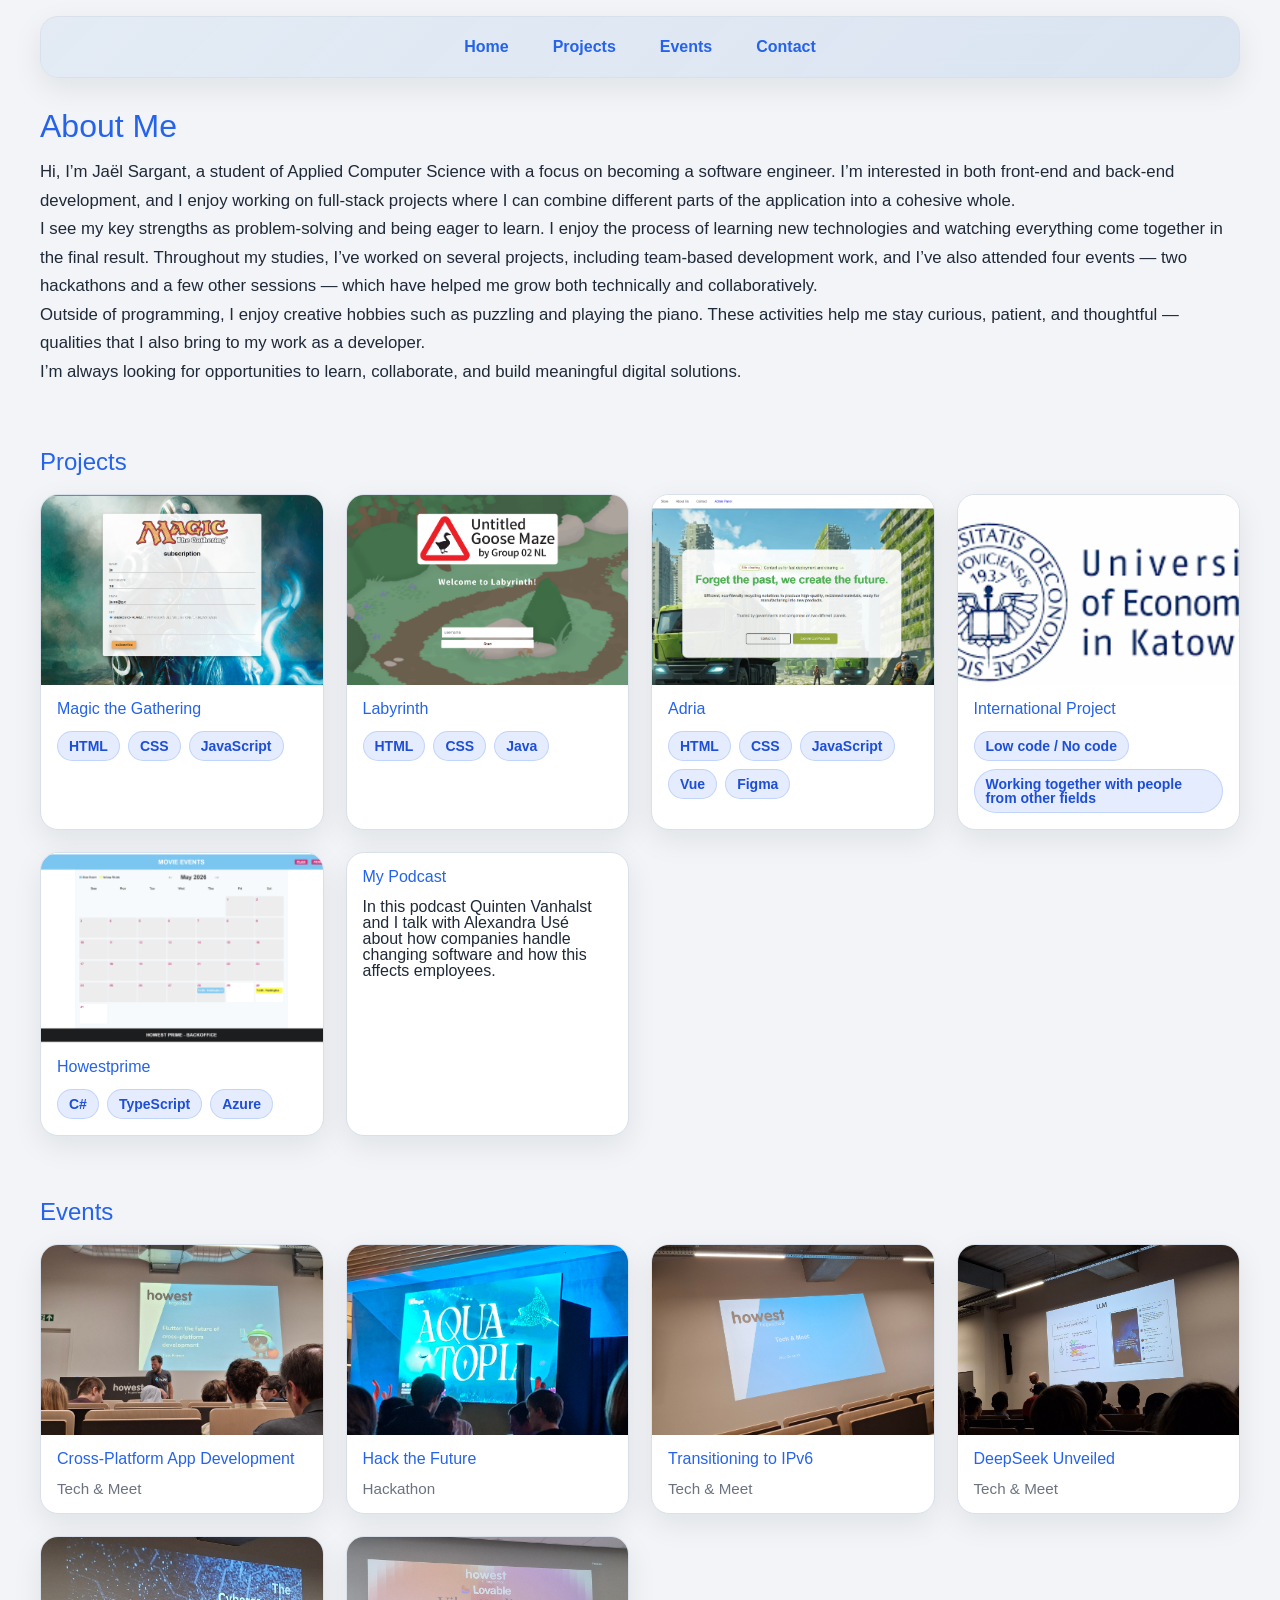
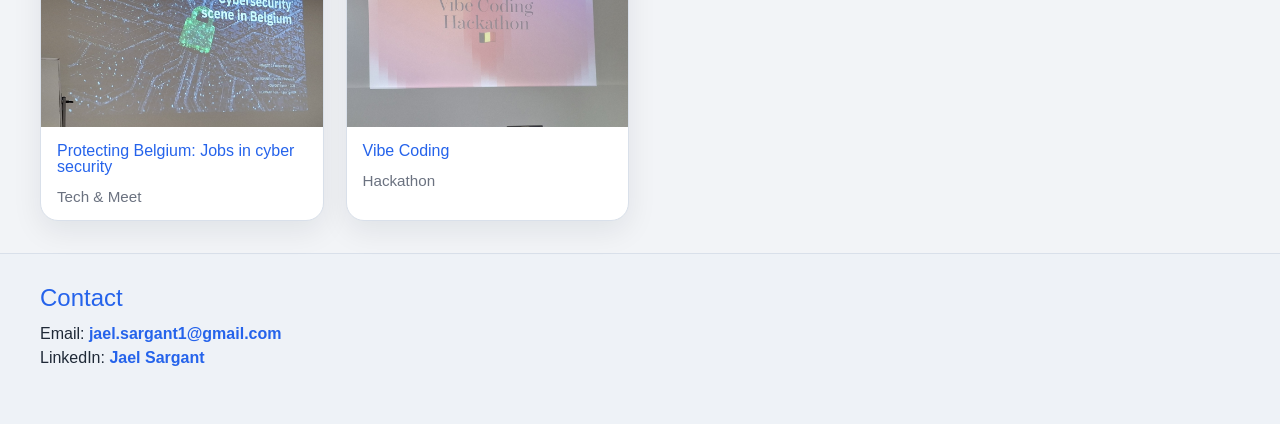
<file: index.html>
<!DOCTYPE html>
<html lang="en">

<head>
    <meta charset="UTF-8" />
    <meta name="viewport" content="width=device-width, initial-scale=1.0" />
    <title>Portfolio</title>
    <link rel="stylesheet" href="assets/css/reset.css" />
    <link rel="stylesheet" href="assets/css/styles.css" />
</head>

<body>
    <header class="topbar">
        <nav class="navbar">
            <a href="#home">Home</a>
            <a href="#projects">Projects</a>
            <a href="#events">Events</a>
            <a href="#contact">Contact</a>
        </nav>
    </header>

    <main>
        <section id="home" class="section about-section">
            <div class="section-inner">
                <h1>About Me</h1>
                <p>
                    Hi, I’m Jaël Sargant, a student of Applied Computer Science with a focus on becoming a software engineer.
                    I’m interested in both front-end and back-end development, and I enjoy working on full-stack projects where I can combine different parts of the application into a cohesive whole.
                </p>
                <p>
                    I see my key strengths as problem-solving and being eager to learn.
                    I enjoy the process of learning new technologies and watching everything come together in the final result.
                    Throughout my studies, I’ve worked on several projects, including team-based development work, and I’ve also attended four events — two hackathons and a few other sessions — which have helped me grow both technically and collaboratively.
                </p>
                <p>
                    Outside of programming, I enjoy creative hobbies such as puzzling and playing the piano.
                    These activities help me stay curious, patient, and thoughtful — qualities that I also bring to my work as a developer.
                </p>
                <p>
                    I’m always looking for opportunities to learn, collaborate, and build meaningful digital solutions.
                </p>
            </div>
        </section>

        <section id="projects" class="section">
            <div class="section-inner">
                <h2>Projects</h2>

                <div class="card-grid">
                    <a class="card" href="projects/mtg.html">
                        <img src="assets/images/mtg-home.png" alt="Magic the Gathering" />
                        <div class="card-body">
                            <h3><strong>Magic the Gathering</strong></h3>
                            <div class="skills">
                                <span>HTML</span>
                                <span>CSS</span>
                                <span>JavaScript</span>
                            </div>
                        </div>
                    </a>

                    <a class="card" href="projects/labyrinth.html">
                        <img src="assets/images/labyrinth-home.png" alt="Labyrinth" />
                        <div class="card-body">
                            <h3><strong>Labyrinth</strong></h3>
                            <div class="skills">
                                <span>HTML</span>
                                <span>CSS</span>
                                <span>Java</span>
                            </div>
                        </div>
                    </a>

                    <a class="card" href="projects/adria.html">
                        <img src="assets/images/adria-home.png" alt="Adria" />
                        <div class="card-body">
                            <h3><strong>Adria</strong></h3>
                            <div class="skills">
                                <span>HTML</span>
                                <span>CSS</span>
                                <span>JavaScript</span>
                                <span>Vue</span>
                                <span>Figma</span>
                            </div>
                        </div>
                    </a>

                    <a class="card" href="projects/international.html">
                        <img src="assets/images/university.png" alt="International project" />
                        <div class="card-body">
                            <h3><strong>International Project</strong></h3>
                            <div class="skills">
                                <span>Low code / No code</span>
                                <span>Working together with people from other fields</span>
                            </div>
                        </div>
                    </a>

                    <a class="card" href="projects/howestprime.html">
                        <img src="assets/images/hwp-calendar.png" alt="Howestprime" />
                        <div class="card-body">
                            <h3><strong>Howestprime</strong></h3>
                            <div class="skills">
                                <span>C#</span>
                                <span>TypeScript</span>
                                <span>Azure</span>
                            </div>
                        </div>
                    </a>

                    <a class="card podcast-card" href="https://open.spotify.com/episode/13T0pUxOmdbpOX7CiaJT1Q?si=NvPXMk4lSCK22hqODGZkZg" target="_blank"
                        rel="noopener noreferrer">
                        <div class="card-body">
                            <h3><strong>My Podcast</strong></h3>
                            <p>In this podcast Quinten Vanhalst and I talk with Alexandra Usé about how companies handle changing software and how this affects employees.</p>
                        </div>
                    </a>
                </div>
            </div>
        </section>

        <section id="events" class="section">
            <div class="section-inner">
                <h2>Events</h2>

                <div class="card-grid">
                    <a class="card event-card" href="events/cross-platform-app-development.html">
                        <img src="assets/images/cp-1.jpg" alt="Cross-Platform App Development" />
                        <div class="card-body">
                            <h3><strong>Cross-Platform App Development</strong></h3>
                            <p class="event-type">Tech &amp; Meet</p>
                        </div>
                    </a>

                    <a class="card event-card" href="events/hack-the-future.html">
                        <img src="assets/images/htf-1.jpg" alt="Hack the Future" />
                        <div class="card-body">
                            <h3><strong>Hack the Future</strong></h3>
                            <p class="event-type">Hackathon</p>
                        </div>
                    </a>

                    <a class="card event-card" href="events/transitioning-to-ipv6.html">
                        <img src="assets/images/tti-1.jpg" alt="Transitioning to IPv6" />
                        <div class="card-body">
                            <h3><strong>Transitioning to IPv6</strong></h3>
                            <p class="event-type">Tech &amp; Meet</p>
                        </div>
                    </a>

                    <a class="card event-card" href="events/deepseek-uncovered.html">
                        <img src="assets/images/du-1.jpg" alt="DeepSeek Unveiled" />
                        <div class="card-body">
                            <h3><strong>DeepSeek Unveiled</strong></h3>
                            <p class="event-type">Tech &amp; Meet</p>
                        </div>
                    </a>

                    <a class="card event-card" href="events/protecting-belgium.html">
                        <img src="assets/images/pb-1.jpg" alt="Protecting Belgium" />
                        <div class="card-body">
                            <h3><strong>Protecting Belgium: Jobs in cyber security</strong></h3>
                            <p class="event-type">Tech &amp; Meet</p>
                        </div>
                    </a>

                    <a class="card event-card" href="events/vibe-coding.html">
                        <img src="assets/images/vc-1.jpg" alt="Vibe Coding" />
                        <div class="card-body">
                            <h3><strong>Vibe Coding</strong></h3>
                            <p class="event-type">Hackathon</p>
                        </div>
                    </a>
                </div>
            </div>
        </section>
    </main>

    <footer id="contact" class="footer">
        <div class="section-inner footer-inner">
            <h2>Contact</h2>
            <p>Email: <a href="mailto:jael.sargant1@gmail.com">jael.sargant1@gmail.com</a></p>
            <p>LinkedIn: <a href="https://www.linkedin.com/in/jael-sargant-482727398" target="_blank"
                    rel="noopener noreferrer">Jael Sargant</a></p>
        </div>
    </footer>
</body>

</html>
</file>
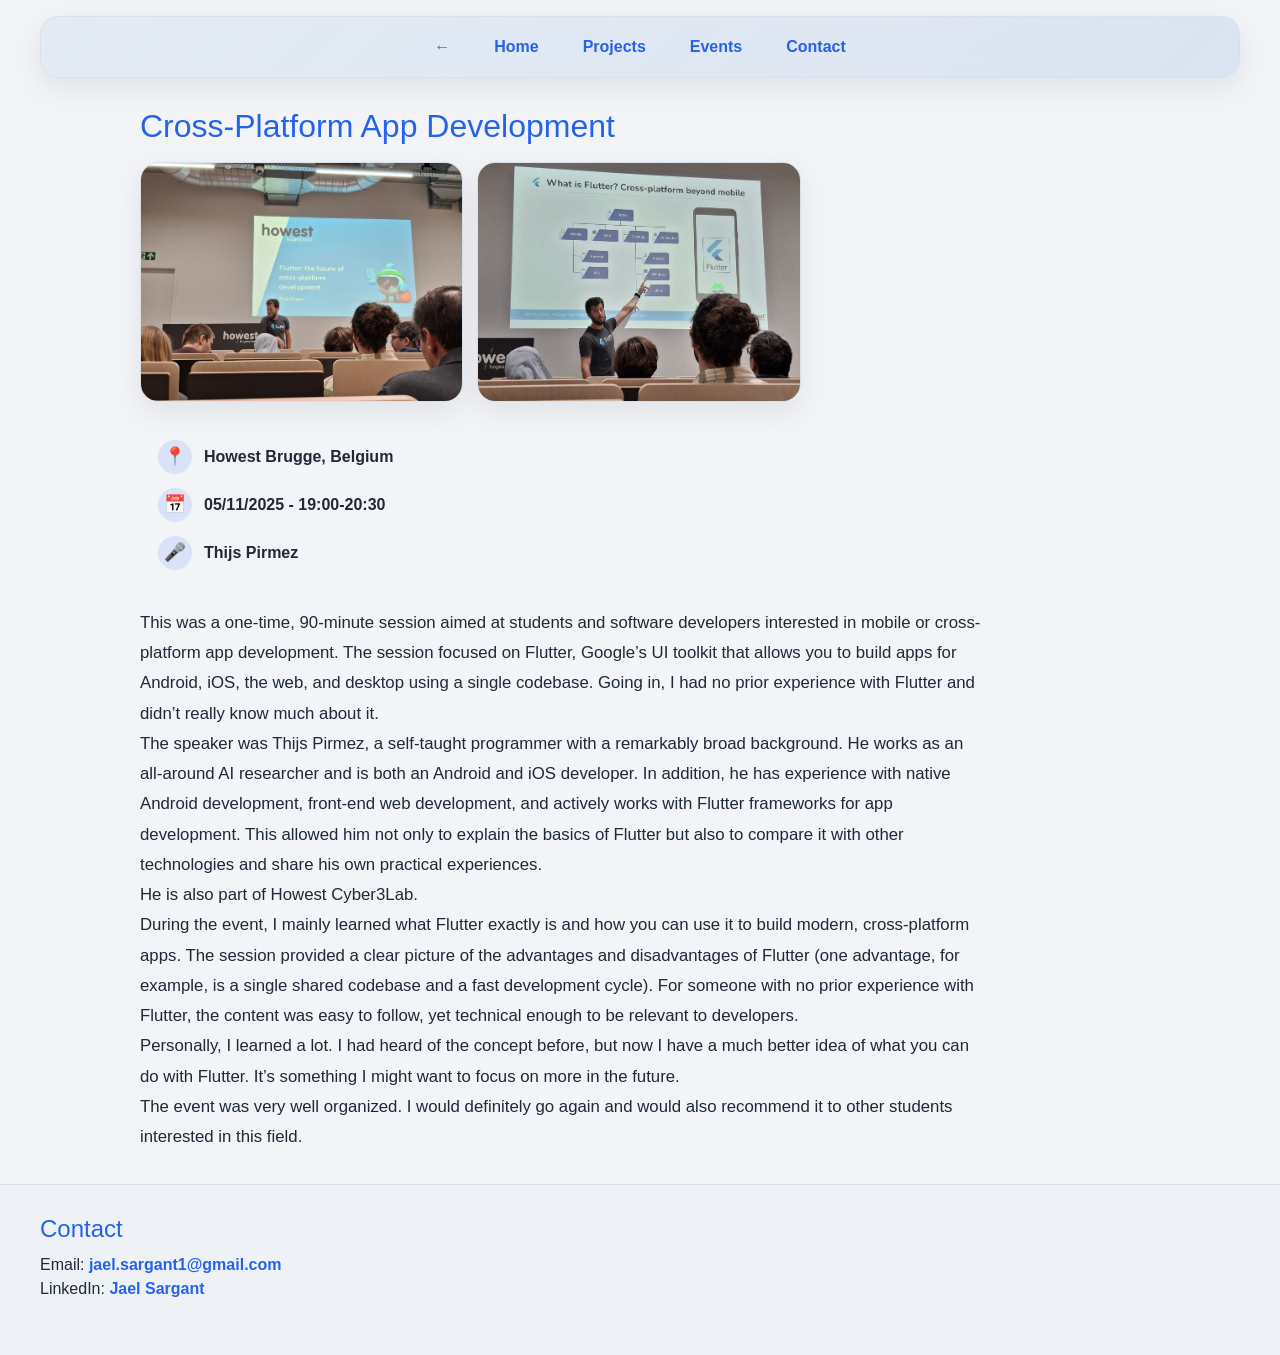
<file: events/cross-platform-app-development.html>
<!DOCTYPE html>
<html lang="en">
<head>
  <meta charset="UTF-8" />
  <meta name="viewport" content="width=device-width, initial-scale=1.0" />
  <title>Cross-Platform App Development</title>

  <link rel="stylesheet" href="../assets/css/reset.css" />
  <link rel="stylesheet" href="../assets/css/styles.css" />
  <link rel="stylesheet" href="../assets/css/detail.css" />
</head>
<body>
  <header class="topbar">
    <nav class="navbar">
      <a href="../index.html">←</a>
      <a href="../index.html#home">Home</a>
      <a href="../index.html#projects">Projects</a>
      <a href="../index.html#events">Events</a>
      <a href="../index.html#contact">Contact</a>
    </nav>
  </header>

  <main class="section">
    <div class="section-inner detail-page">
      <h1>Cross-Platform App Development</h1>

      <div class="detail-gallery">
        <img class="landscape" src="../assets/images/cp-1.jpg" alt="Cross-Platform App Development" />
        <img class="landscape" src="../assets/images/cp-2.jpg" alt="Cross-Platform App Development" />
      </div>

      <div class="detail-info">
        <div class="detail-item">
          <span class="detail-icon">📍</span>
          <span class="detail-text">Howest Brugge, Belgium</span>
        </div>

        <div class="detail-item">
          <span class="detail-icon">📅</span>
          <span class="detail-text">05/11/2025 - 19:00-20:30</span>
        </div>

        <div class="detail-item">
          <span class="detail-icon">🎤</span>
          <span class="detail-text">Thijs Pirmez</span>
        </div>
      </div>

      <div class="detail-description">
            <p>
                This was a one-time, 90-minute session aimed at students and software developers interested in mobile or cross-platform app development.
                The session focused on Flutter, Google’s UI toolkit that allows you to build apps for Android, iOS, the web, and desktop using a single codebase.
                Going in, I had no prior experience with Flutter and didn’t really know much about it.
            </p>
            <p>
                The speaker was Thijs Pirmez, a self-taught programmer with a remarkably broad background.
                He works as an all-around AI researcher and is both an Android and iOS developer.
                In addition, he has experience with native Android development, front-end web development, and actively works with Flutter frameworks for app development.
                This allowed him not only to explain the basics of Flutter but also to compare it with other technologies and share his own practical experiences.
            </p>
            <p>
                He is also part of Howest Cyber3Lab.
            </p>
            <p>
                During the event, I mainly learned what Flutter exactly is and how you can use it to build modern, cross-platform apps.
                The session provided a clear picture of the advantages and disadvantages of Flutter (one advantage, for example, is a single shared codebase and a fast development cycle).
                For someone with no prior experience with Flutter, the content was easy to follow, yet technical enough to be relevant to developers.
            </p>
            <p>
                Personally, I learned a lot.
                I had heard of the concept before, but now I have a much better idea of what you can do with Flutter.
                It’s something I might want to focus on more in the future.
            </p>
            <p>
                The event was very well organized.
                I would definitely go again and would also recommend it to other students interested in this field.
            </p>
      </div>
    </div>
  </main>

  <footer id="contact" class="footer">
    <div class="section-inner footer-inner">
      <h2>Contact</h2>
      <p>Email: <a href="mailto:jael.sargant1@gmail.com">jael.sargant1@gmail.com</a></p>
      <p>LinkedIn: <a href="https://www.linkedin.com/in/jael-sargant-482727398" target="_blank" rel="noopener noreferrer">Jael Sargant</a></p>
    </div>
  </footer>
</body>
</html>
</file>
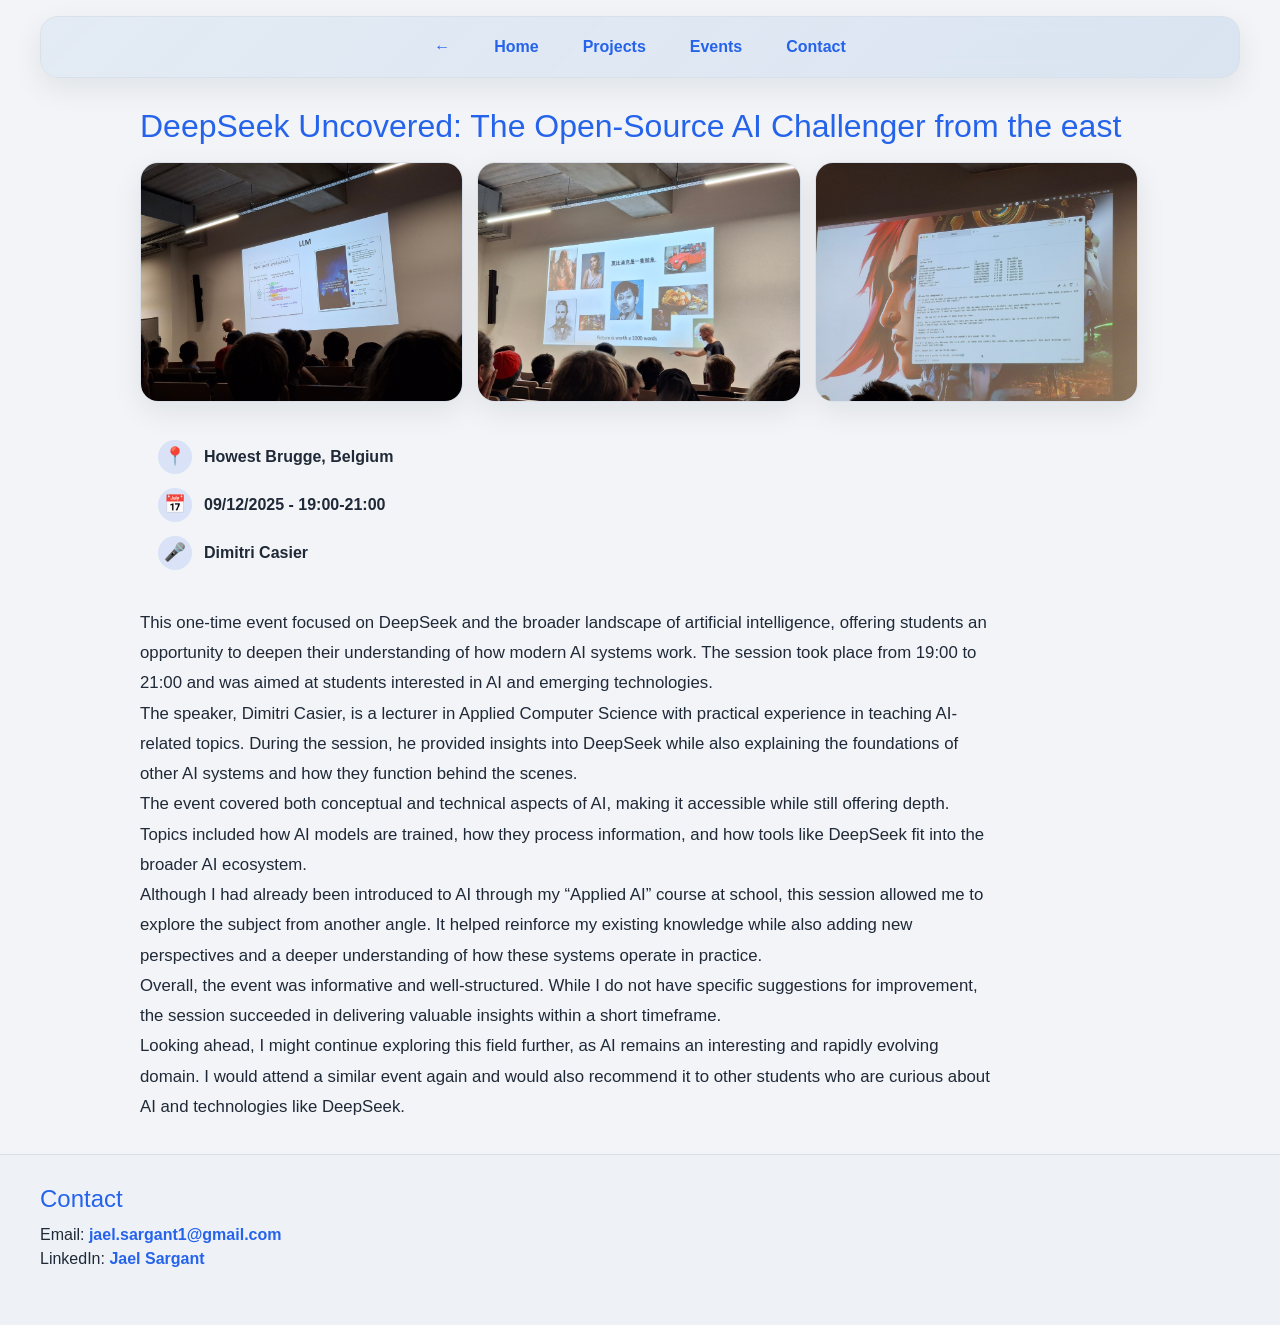
<file: events/deepseek-uncovered.html>
<!DOCTYPE html>
<html lang="en">

<head>
	<meta charset="UTF-8" />
	<meta name="viewport" content="width=device-width, initial-scale=1.0" />
	<title>DeepSeek Uncovered</title>

	<link rel="stylesheet" href="../assets/css/reset.css" />
	<link rel="stylesheet" href="../assets/css/styles.css" />
	<link rel="stylesheet" href="../assets/css/detail.css" />
</head>

<body>
	<header class="topbar">
		<nav class="navbar">
			<a href="../index.html">←</a>
			<a href="../index.html#home">Home</a>
			<a href="../index.html#projects">Projects</a>
			<a href="../index.html#events">Events</a>
			<a href="../index.html#contact">Contact</a>
		</nav>
	</header>

	<main class="section">
		<div class="section-inner detail-page">
			<h1>DeepSeek Uncovered: The Open-Source AI Challenger from the east</h1>

			<div class="detail-gallery">
				<img class="landscape" src="../assets/images/du-1.jpg" alt="DeepSeek Uncovered" />
				<img class="landscape" src="../assets/images/du-2.jpg" alt="DeepSeek Uncovered" />
				<img class="landscape" src="../assets/images/du-3.jpg" alt="DeepSeek Uncovered" />
			</div>

			<div class="detail-info">
				<div class="detail-item">
					<span class="detail-icon">📍</span>
					<span class="detail-text">Howest Brugge, Belgium</span>
				</div>

				<div class="detail-item">
					<span class="detail-icon">📅</span>
					<span class="detail-text">09/12/2025 - 19:00-21:00</span>
				</div>

				<div class="detail-item">
					<span class="detail-icon">🎤</span>
					<span class="detail-text">Dimitri Casier</span>
				</div>
			</div>

			<div class="detail-description">
				<p>
					This one-time event focused on DeepSeek and the broader landscape of artificial intelligence,
					offering
					students an opportunity to deepen their understanding of how modern AI systems work.
					The session took place from 19:00 to 21:00 and was aimed at students interested in AI and emerging
					technologies.
				</p>
				<p>
					The speaker, Dimitri Casier, is a lecturer in Applied Computer Science with practical experience in
					teaching
					AI-related topics.
					During the session, he provided insights into DeepSeek while also explaining the foundations of
					other AI
					systems and how they function behind the scenes.
				</p>
				<p>
					The event covered both conceptual and technical aspects of AI, making it accessible while still
					offering
					depth.
					Topics included how AI models are trained, how they process information, and how tools like DeepSeek
					fit into
					the broader AI ecosystem.
				</p>
				<p>
					Although I had already been introduced to AI through my “Applied AI” course at school, this session
					allowed me
					to explore the subject from another angle.
					It helped reinforce my existing knowledge while also adding new perspectives and a deeper
					understanding of how
					these systems operate in practice.
				</p>
				<p>
					Overall, the event was informative and well-structured.
					While I do not have specific suggestions for improvement, the session succeeded in delivering
					valuable
					insights within a short timeframe.
				</p>
				<p>
					Looking ahead, I might continue exploring this field further, as AI remains an interesting and
					rapidly
					evolving domain.
					I would attend a similar event again and would also recommend it to other students who are curious
					about AI
					and technologies like DeepSeek.
				</p>
			</div>
		</div>
	</main>

	<footer id="contact" class="footer">
		<div class="section-inner footer-inner">
			<h2>Contact</h2>
			<p>Email: <a href="mailto:jael.sargant1@gmail.com">jael.sargant1@gmail.com</a></p>
			<p>LinkedIn: <a href="https://www.linkedin.com/in/jael-sargant-482727398" target="_blank"
					rel="noopener noreferrer">Jael Sargant</a></p>
		</div>
	</footer>
</body>

</html>
</file>
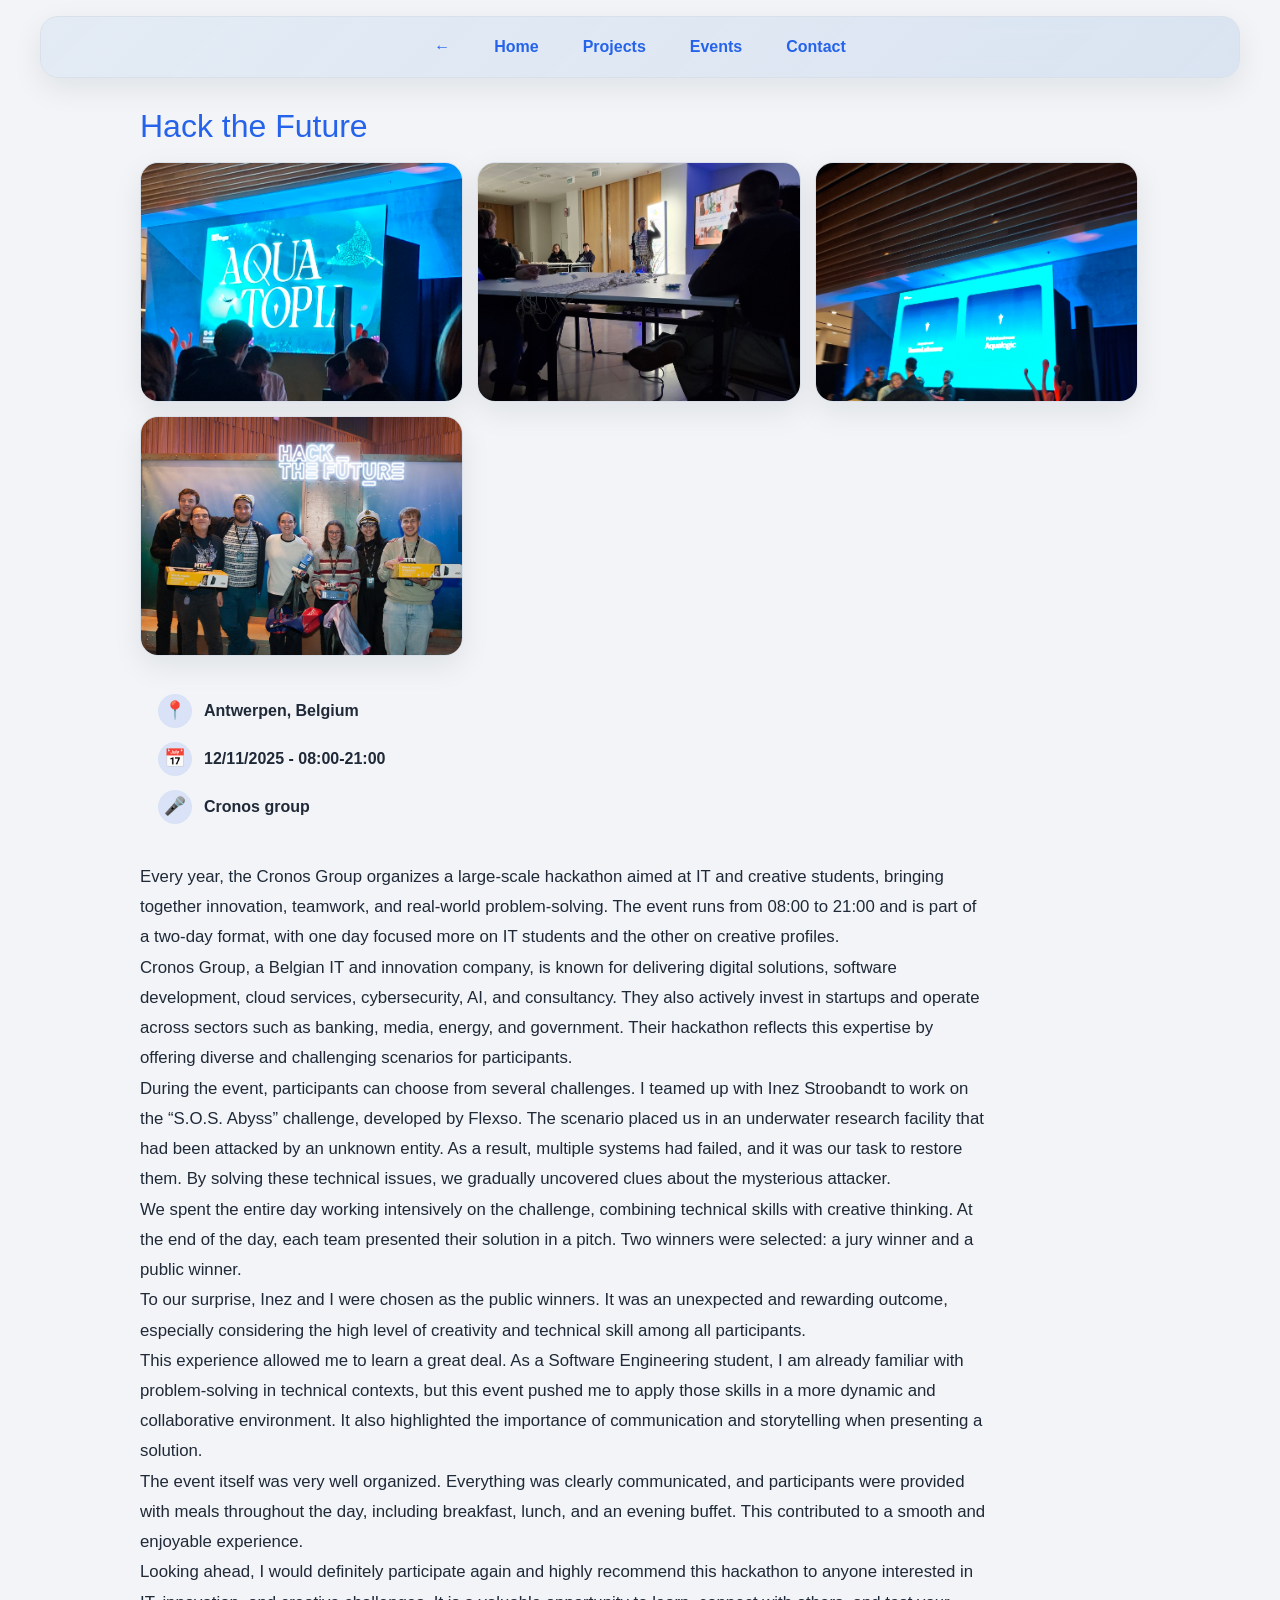
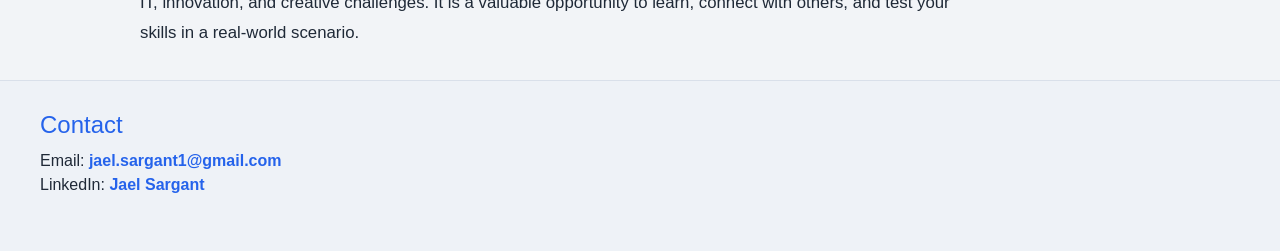
<file: events/hack-the-future.html>
<!DOCTYPE html>
<html lang="en">
<head>
  <meta charset="UTF-8" />
  <meta name="viewport" content="width=device-width, initial-scale=1.0" />
  <title>Hack the Future</title>

  <link rel="stylesheet" href="../assets/css/reset.css" />
  <link rel="stylesheet" href="../assets/css/styles.css" />
  <link rel="stylesheet" href="../assets/css/detail.css" />
</head>
<body>
  <header class="topbar">
    <nav class="navbar">
      <a href="../index.html">←</a>
      <a href="../index.html#home">Home</a>
      <a href="../index.html#projects">Projects</a>
      <a href="../index.html#events">Events</a>
      <a href="../index.html#contact">Contact</a>
    </nav>
  </header>

  <main class="section">
    <div class="section-inner detail-page">
      <h1>Hack the Future</h1>

      <div class="detail-gallery">
        <img class="landscape" src="../assets/images/htf-1.jpg" alt="Hack the Future" />
        <img class="landscape" src="../assets/images/htf-2.jpg" alt="Hack the Future" />
        <img class="landscape" src="../assets/images/htf-3.jpg" alt="Hack the Future" />
        <img class="landscape" src="../assets/images/htf-4.jpg" alt="Hack the Future" />
      </div>

      <div class="detail-info">
        <div class="detail-item">
          <span class="detail-icon">📍</span>
          <span class="detail-text">Antwerpen, Belgium</span>
        </div>

        <div class="detail-item">
          <span class="detail-icon">📅</span>
          <span class="detail-text">12/11/2025 - 08:00-21:00</span>
        </div>

        <div class="detail-item">
          <span class="detail-icon">🎤</span>
          <span class="detail-text">Cronos group</span>
        </div>
      </div>

      <div class="detail-description">
            <p>
                Every year, the Cronos Group organizes a large-scale hackathon aimed at IT and creative students, bringing together innovation, teamwork, and real-world problem-solving.
                The event runs from 08:00 to 21:00 and is part of a two-day format, with one day focused more on IT students and the other on creative profiles.
            </p>
            <p>
                Cronos Group, a Belgian IT and innovation company, is known for delivering digital solutions, software development, cloud services, cybersecurity, AI, and consultancy.
                They also actively invest in startups and operate across sectors such as banking, media, energy, and government.
                Their hackathon reflects this expertise by offering diverse and challenging scenarios for participants.
            </p>
            <p>
                During the event, participants can choose from several challenges.
                I teamed up with Inez Stroobandt to work on the “S.O.S. Abyss” challenge, developed by Flexso.
                The scenario placed us in an underwater research facility that had been attacked by an unknown entity.
                As a result, multiple systems had failed, and it was our task to restore them.
                By solving these technical issues, we gradually uncovered clues about the mysterious attacker.
            </p>
            <p>
                We spent the entire day working intensively on the challenge, combining technical skills with creative thinking.
                At the end of the day, each team presented their solution in a pitch.
                Two winners were selected: a jury winner and a public winner.
            </p>
            <p>
                To our surprise, Inez and I were chosen as the public winners.
                It was an unexpected and rewarding outcome, especially considering the high level of creativity and technical skill among all participants.
            </p>
            <p>
                This experience allowed me to learn a great deal.
                As a Software Engineering student, I am already familiar with problem-solving in technical contexts, but this event pushed me to apply those skills in a more dynamic and collaborative environment.
                It also highlighted the importance of communication and storytelling when presenting a solution.
            </p>
            <p>
                The event itself was very well organized.
                Everything was clearly communicated, and participants were provided with meals throughout the day, including breakfast, lunch, and an evening buffet.
                This contributed to a smooth and enjoyable experience.
            </p>
            <p>
                Looking ahead, I would definitely participate again and highly recommend this hackathon to anyone interested in IT, innovation, and creative challenges.
                It is a valuable opportunity to learn, connect with others, and test your skills in a real-world scenario.
            </p>
      </div>
    </div>
  </main>

  <footer id="contact" class="footer">
    <div class="section-inner footer-inner">
      <h2>Contact</h2>
      <p>Email: <a href="mailto:jael.sargant1@gmail.com">jael.sargant1@gmail.com</a></p>
      <p>LinkedIn: <a href="https://www.linkedin.com/in/jael-sargant-482727398" target="_blank" rel="noopener noreferrer">Jael Sargant</a></p>
    </div>
  </footer>
</body>
</html>
</file>
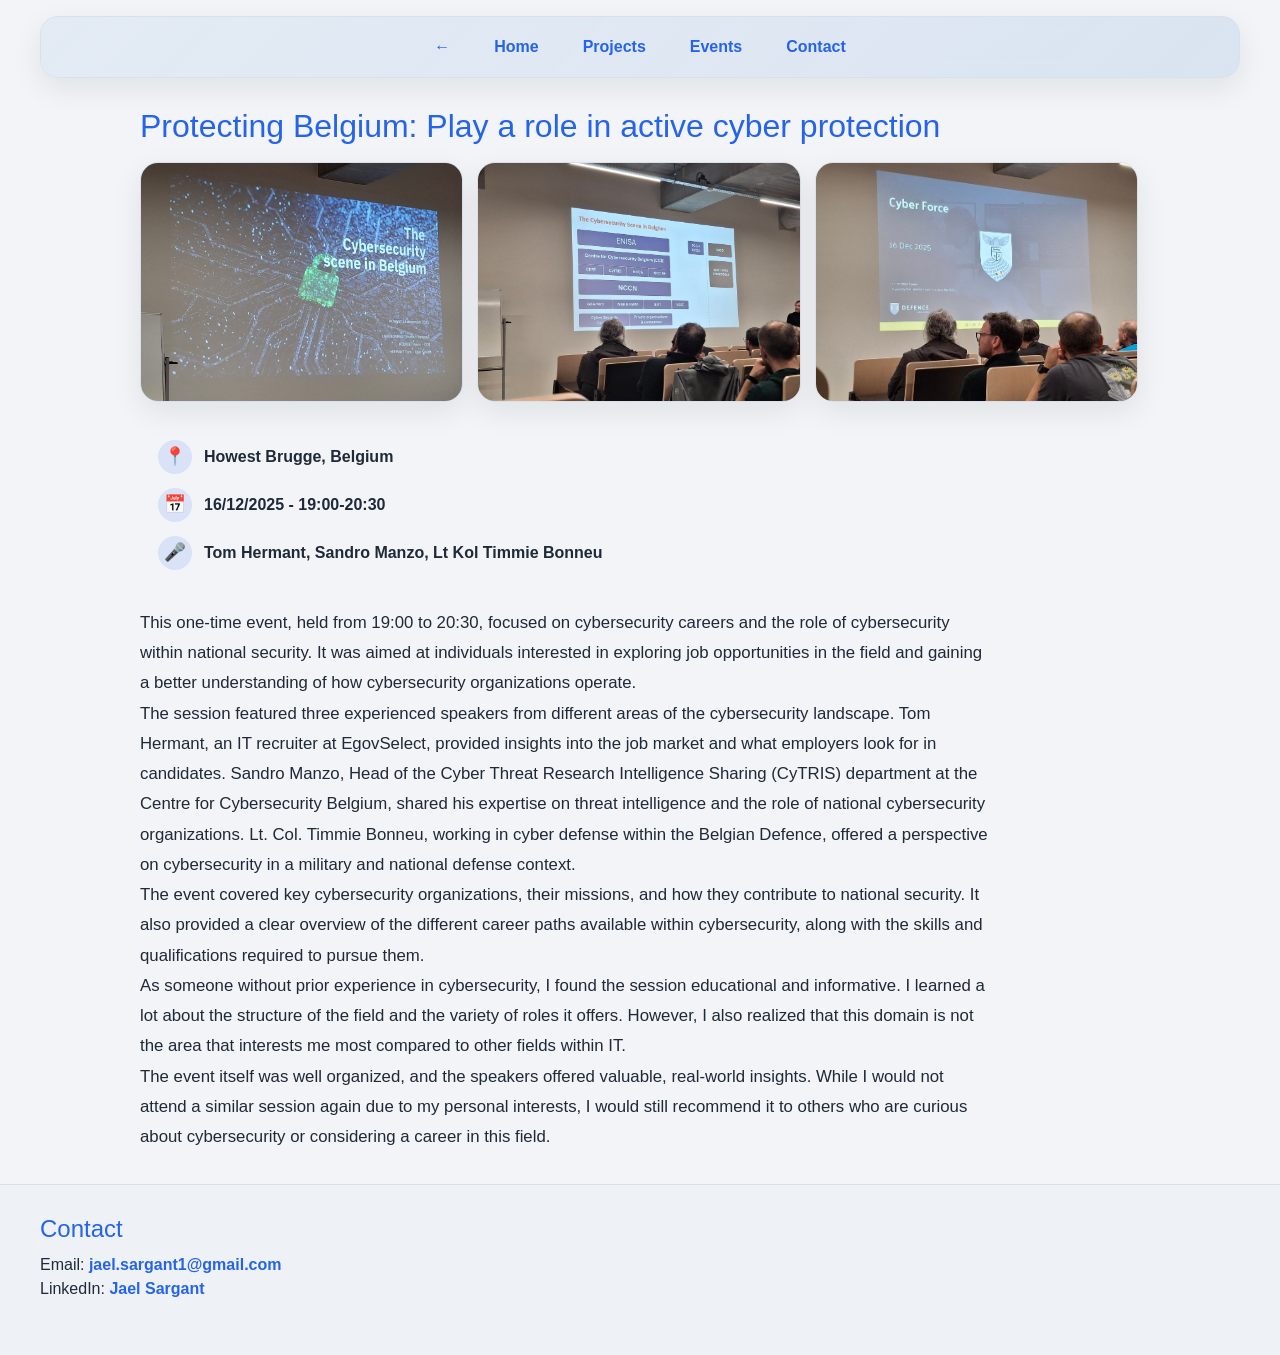
<file: events/protecting-belgium.html>
<!DOCTYPE html>
<html lang="en">

<head>
    <meta charset="UTF-8" />
    <meta name="viewport" content="width=device-width, initial-scale=1.0" />
    <title>Protecting Belgium</title>

    <link rel="stylesheet" href="../assets/css/reset.css" />
    <link rel="stylesheet" href="../assets/css/styles.css" />
    <link rel="stylesheet" href="../assets/css/detail.css" />
</head>

<body>
    <header class="topbar">
        <nav class="navbar">
            <a href="../index.html">←</a>
            <a href="../index.html#home">Home</a>
            <a href="../index.html#projects">Projects</a>
            <a href="../index.html#events">Events</a>
            <a href="../index.html#contact">Contact</a>
        </nav>
    </header>

    <main class="section">
        <div class="section-inner detail-page">
            <h1>Protecting Belgium: Play a role in active cyber protection</h1>

            <div class="detail-gallery">
                <img class="landscape" src="../assets/images/pb-1.jpg" alt="Protecting Belgium" />
                <img class="landscape" src="../assets/images/pb-2.jpg" alt="Protecting Belgium" />
                <img class="landscape" src="../assets/images/pb-3.jpg" alt="Protecting Belgium" />
            </div>

            <div class="detail-info">
                <div class="detail-item">
                    <span class="detail-icon">📍</span>
                    <span class="detail-text">Howest Brugge, Belgium</span>
                </div>

                <div class="detail-item">
                    <span class="detail-icon">📅</span>
                    <span class="detail-text">16/12/2025 - 19:00-20:30</span>
                </div>

                <div class="detail-item">
                    <span class="detail-icon">🎤</span>
                    <span class="detail-text">Tom Hermant, Sandro Manzo, Lt Kol Timmie Bonneu</span>
                </div>
            </div>

            <div class="detail-description">
                <p>
                    This one-time event, held from 19:00 to 20:30, focused on cybersecurity careers and the role of cybersecurity within national security.
                    It was aimed at individuals interested in exploring job opportunities in the field and gaining a better understanding of how cybersecurity organizations operate.
                </p>
                <p>
                    The session featured three experienced speakers from different areas of the cybersecurity landscape.
                    Tom Hermant, an IT recruiter at EgovSelect, provided insights into the job market and what employers look for in candidates.
                    Sandro Manzo, Head of the Cyber Threat Research Intelligence Sharing (CyTRIS) department at the Centre for Cybersecurity Belgium, shared his expertise on threat intelligence and the role of national cybersecurity organizations.
                    Lt. Col. Timmie Bonneu, working in cyber defense within the Belgian Defence, offered a perspective on cybersecurity in a military and national defense context.
                </p>
                <p>
                    The event covered key cybersecurity organizations, their missions, and how they contribute to national security.
                    It also provided a clear overview of the different career paths available within cybersecurity, along with the skills and qualifications required to pursue them.
                </p>
                <p>
                    As someone without prior experience in cybersecurity, I found the session educational and informative.
                    I learned a lot about the structure of the field and the variety of roles it offers.
                    However, I also realized that this domain is not the area that interests me most compared to other fields within IT.
                </p>
                <p>
                    The event itself was well organized, and the speakers offered valuable, real-world insights.
                    While I would not attend a similar session again due to my personal interests, I would still recommend it to others who are curious about cybersecurity or considering a career in this field.
                </p>
            </div>
        </div>
    </main>

    <footer id="contact" class="footer">
        <div class="section-inner footer-inner">
            <h2>Contact</h2>
            <p>Email: <a href="mailto:jael.sargant1@gmail.com">jael.sargant1@gmail.com</a></p>
            <p>LinkedIn: <a href="https://www.linkedin.com/in/jael-sargant-482727398" target="_blank"
                    rel="noopener noreferrer">Jael Sargant</a></p>
        </div>
    </footer>
</body>

</html>
</file>
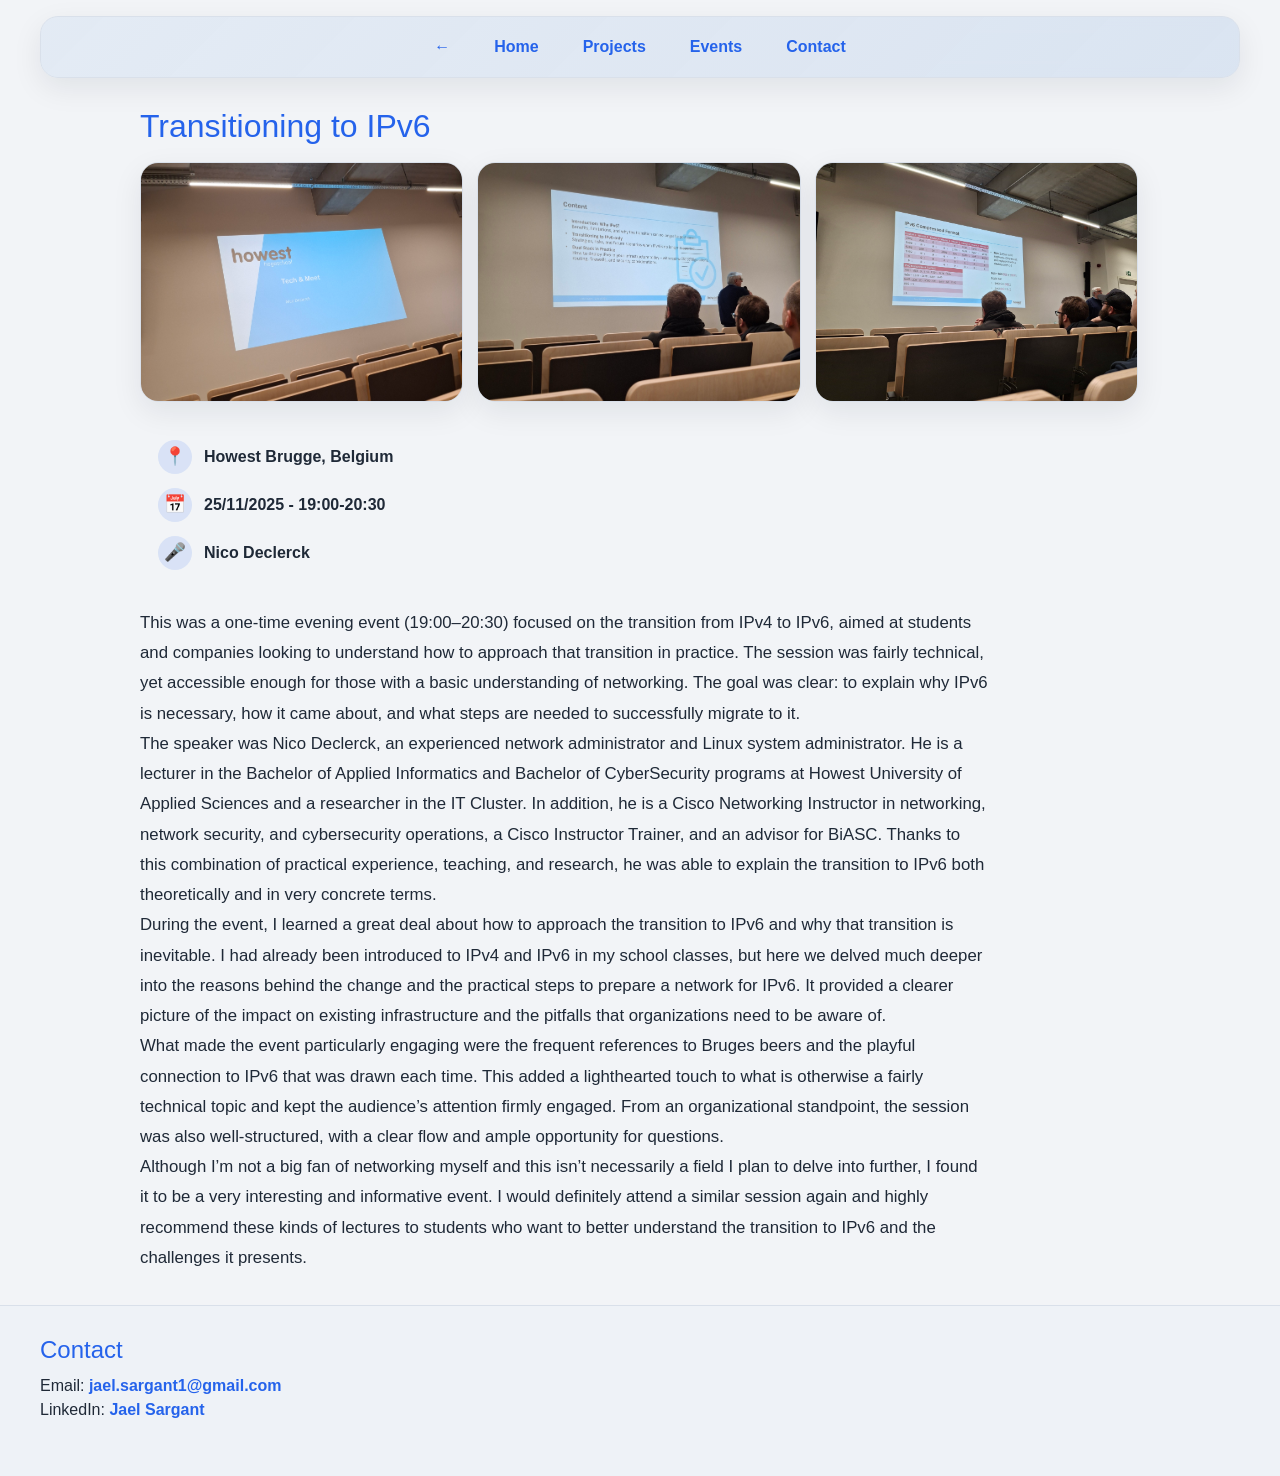
<file: events/transitioning-to-ipv6.html>
<!DOCTYPE html>
<html lang="en">

<head>
    <meta charset="UTF-8" />
    <meta name="viewport" content="width=device-width, initial-scale=1.0" />
    <title>Transitioning to IPv6</title>

    <link rel="stylesheet" href="../assets/css/reset.css" />
    <link rel="stylesheet" href="../assets/css/styles.css" />
    <link rel="stylesheet" href="../assets/css/detail.css" />
</head>

<body>
    <header class="topbar">
        <nav class="navbar">
            <a href="../index.html">←</a>
            <a href="../index.html#home">Home</a>
            <a href="../index.html#projects">Projects</a>
            <a href="../index.html#events">Events</a>
            <a href="../index.html#contact">Contact</a>
        </nav>
    </header>

    <main class="section">
        <div class="section-inner detail-page">
            <h1>Transitioning to IPv6</h1>

            <div class="detail-gallery">
                <img class="landscape" src="../assets/images/tti-1.jpg" alt="Transitioning to IPv6" />
                <img class="landscape" src="../assets/images/tti-2.jpg" alt="Transitioning to IPv6" />
                <img class="landscape" src="../assets/images/tti-3.jpg" alt="Transitioning to IPv6" />
            </div>

            <div class="detail-info">
                <div class="detail-item">
                    <span class="detail-icon">📍</span>
                    <span class="detail-text">Howest Brugge, Belgium</span>
                </div>

                <div class="detail-item">
                    <span class="detail-icon">📅</span>
                    <span class="detail-text">25/11/2025 - 19:00-20:30</span>
                </div>

                <div class="detail-item">
                    <span class="detail-icon">🎤</span>
                    <span class="detail-text">Nico Declerck</span>
                </div>
            </div>

            <div class="detail-description">
                <p>
                    This was a one-time evening event (19:00–20:30) focused on the transition from IPv4 to IPv6, aimed
                    at students and companies looking to understand how to approach that transition in practice.
                    The session was fairly technical, yet accessible enough for those with a basic understanding of
                    networking.
                    The goal was clear: to explain why IPv6 is necessary, how it came about, and what steps are needed
                    to successfully migrate to it.
                </p>
                <p>
                    The speaker was Nico Declerck, an experienced network administrator and Linux system administrator.
                    He is a lecturer in the Bachelor of Applied Informatics and Bachelor of CyberSecurity programs at
                    Howest University of Applied Sciences and a researcher in the IT Cluster.
                    In addition, he is a Cisco Networking Instructor in networking, network security, and cybersecurity
                    operations, a Cisco Instructor Trainer, and an advisor for BiASC.
                    Thanks to this combination of practical experience, teaching, and research, he was able to explain
                    the transition to IPv6 both theoretically and in very concrete terms.
                </p>
                <p>
                    During the event, I learned a great deal about how to approach the transition to IPv6 and why that
                    transition is inevitable.
                    I had already been introduced to IPv4 and IPv6 in my school classes, but here we delved much deeper
                    into the reasons behind the change and the practical steps to prepare a network for IPv6.
                    It provided a clearer picture of the impact on existing infrastructure and the pitfalls that
                    organizations need to be aware of.
                </p>
                <p>
                    What made the event particularly engaging were the frequent references to Bruges beers and the
                    playful connection to IPv6 that was drawn each time.
                    This added a lighthearted touch to what is otherwise a fairly technical topic and kept the
                    audience’s attention firmly engaged.
                    From an organizational standpoint, the session was also well-structured, with a clear flow and ample
                    opportunity for questions.
                </p>
                <p>
                    Although I’m not a big fan of networking myself and this isn’t necessarily a field I plan to delve
                    into further, I found it to be a very interesting and informative event.
                    I would definitely attend a similar session again and highly recommend these kinds of lectures to
                    students who want to better understand the transition to IPv6 and the challenges it presents.
                </p>
            </div>
        </div>
    </main>

    <footer id="contact" class="footer">
        <div class="section-inner footer-inner">
            <h2>Contact</h2>
            <p>Email: <a href="mailto:jael.sargant1@gmail.com">jael.sargant1@gmail.com</a></p>
            <p>LinkedIn: <a href="https://www.linkedin.com/in/jael-sargant-482727398" target="_blank"
                    rel="noopener noreferrer">Jael Sargant</a></p>
        </div>
    </footer>
</body>

</html>
</file>
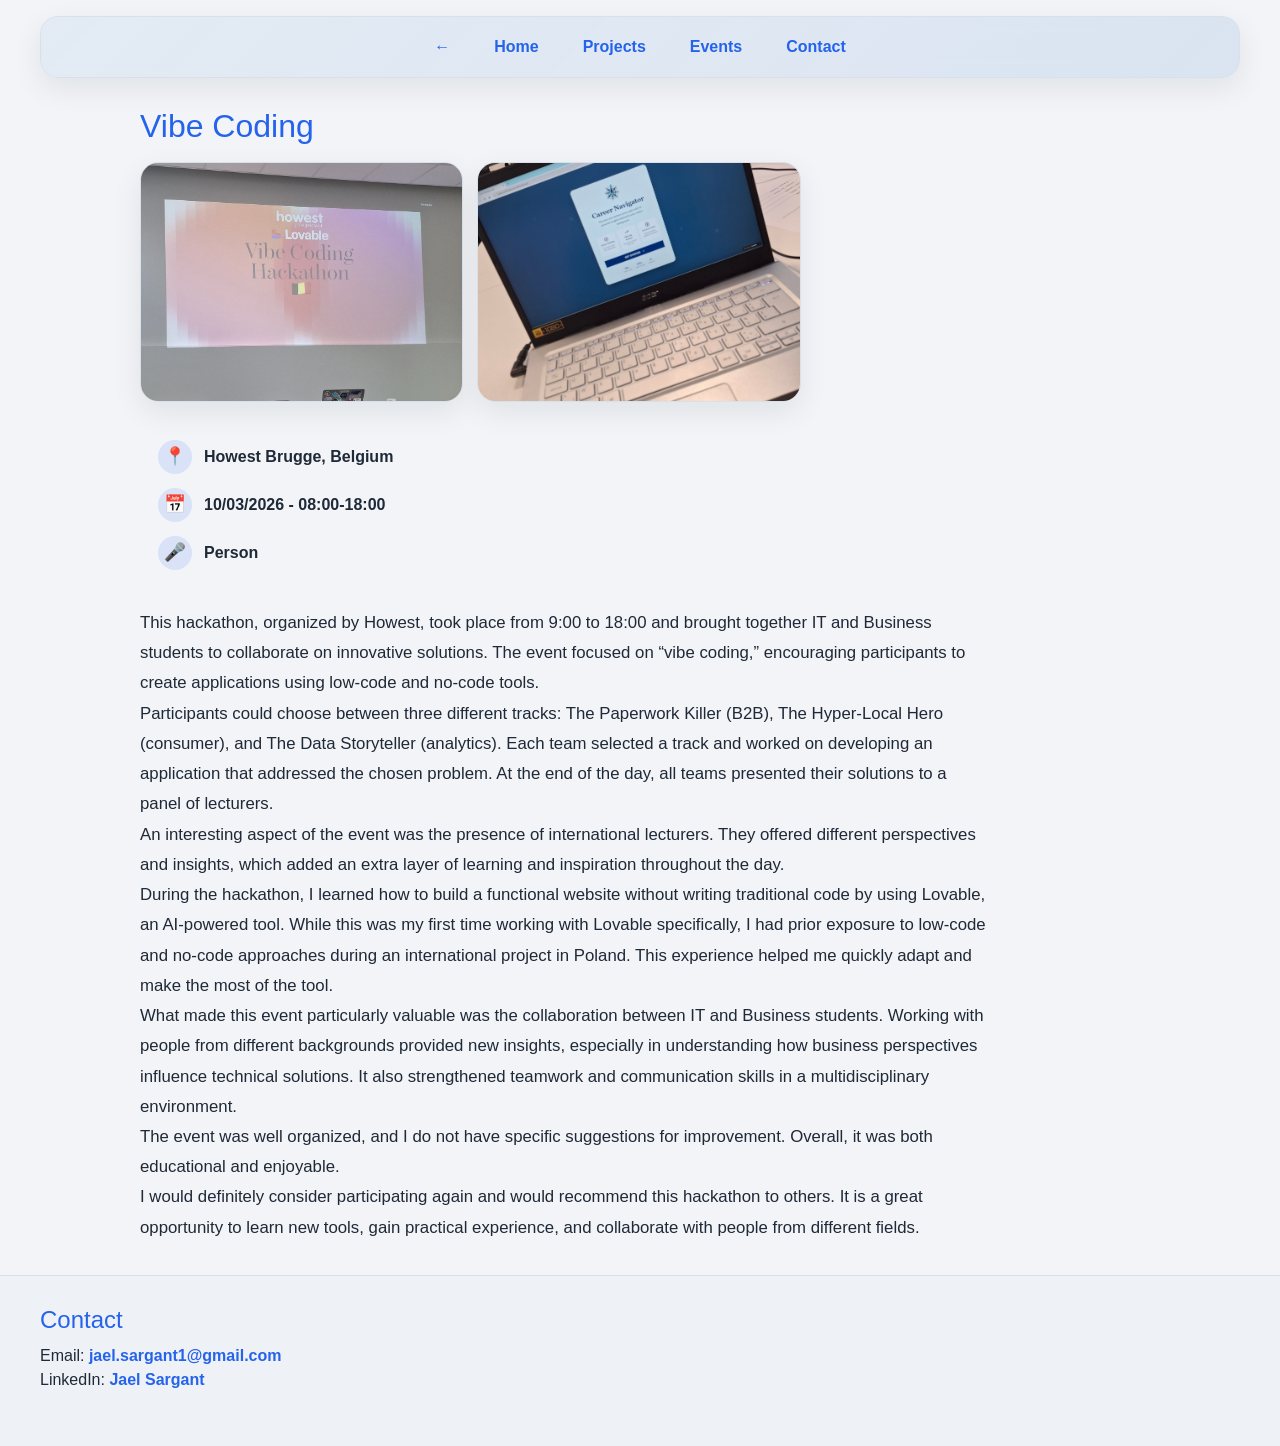
<file: events/vibe-coding.html>
<!DOCTYPE html>
<html lang="en">
<head>
  <meta charset="UTF-8" />
  <meta name="viewport" content="width=device-width, initial-scale=1.0" />
  <title>Vibe Coding</title>

  <link rel="stylesheet" href="../assets/css/reset.css" />
  <link rel="stylesheet" href="../assets/css/styles.css" />
  <link rel="stylesheet" href="../assets/css/detail.css" />
</head>
<body>
  <header class="topbar">
    <nav class="navbar">
      <a href="../index.html">←</a>
      <a href="../index.html#home">Home</a>
      <a href="../index.html#projects">Projects</a>
      <a href="../index.html#events">Events</a>
      <a href="../index.html#contact">Contact</a>
    </nav>
  </header>

  <main class="section">
    <div class="section-inner detail-page">
      <h1>Vibe Coding</h1>

      <div class="detail-gallery">
        <img class="landscape" src="../assets/images/vc-1.jpg" alt="Vibe Coding" />
        <img class="landscape" src="../assets/images/vc-2.jpg" alt="Vibe Coding" />
      </div>

      <div class="detail-info">
        <div class="detail-item">
          <span class="detail-icon">📍</span>
          <span class="detail-text">Howest Brugge, Belgium</span>
        </div>

        <div class="detail-item">
          <span class="detail-icon">📅</span>
          <span class="detail-text">10/03/2026 - 08:00-18:00</span>
        </div>

        <div class="detail-item">
          <span class="detail-icon">🎤</span>
          <span class="detail-text">Person</span>
        </div>
      </div>

      <div class="detail-description">
            <p>
                This hackathon, organized by Howest, took place from 9:00 to 18:00 and brought together IT and Business students to collaborate on innovative solutions.
                The event focused on “vibe coding,” encouraging participants to create applications using low-code and no-code tools.
            </p>
            <p>
                Participants could choose between three different tracks: <i>The Paperwork Killer (B2B)</i>, <i>The Hyper-Local Hero (consumer)</i>, and <i>The Data Storyteller (analytics)</i>.
                Each team selected a track and worked on developing an application that addressed the chosen problem.
                At the end of the day, all teams presented their solutions to a panel of lecturers.
            </p>
            <p>
                An interesting aspect of the event was the presence of international lecturers.
                They offered different perspectives and insights, which added an extra layer of learning and inspiration throughout the day.
            </p>
            <p>
                During the hackathon, I learned how to build a functional website without writing traditional code by using Lovable, an AI-powered tool.
                While this was my first time working with Lovable specifically, I had prior exposure to low-code and no-code approaches during an international project in Poland.
                This experience helped me quickly adapt and make the most of the tool.
            </p>
            <p>
                What made this event particularly valuable was the collaboration between IT and Business students.
                Working with people from different backgrounds provided new insights, especially in understanding how business perspectives influence technical solutions.
                It also strengthened teamwork and communication skills in a multidisciplinary environment.
            </p>
            <p>
                The event was well organized, and I do not have specific suggestions for improvement.
                Overall, it was both educational and enjoyable.
            </p>
            <p>
                I would definitely consider participating again and would recommend this hackathon to others.
                It is a great opportunity to learn new tools, gain practical experience, and collaborate with people from different fields.
            </p>
      </div>
    </div>
  </main>

  <footer id="contact" class="footer">
    <div class="section-inner footer-inner">
      <h2>Contact</h2>
      <p>Email: <a href="mailto:jael.sargant1@gmail.com">jael.sargant1@gmail.com</a></p>
      <p>LinkedIn: <a href="https://www.linkedin.com/in/jael-sargant-482727398" target="_blank" rel="noopener noreferrer">Jael Sargant</a></p>
    </div>
  </footer>
</body>
</html>
</file>
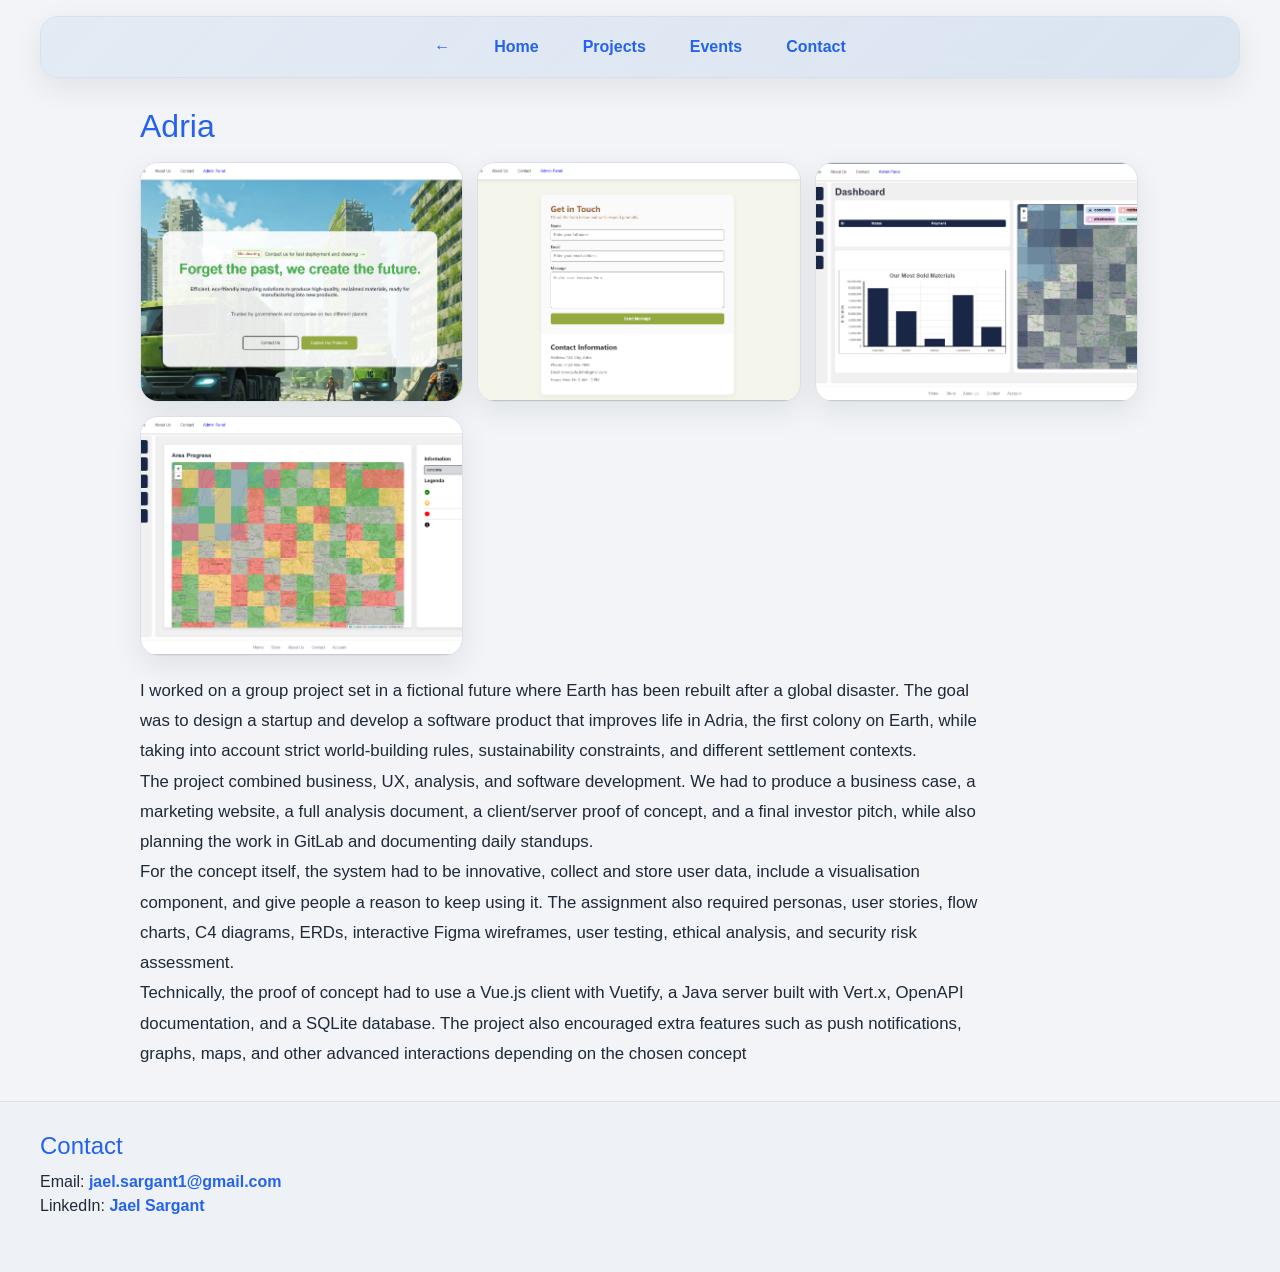
<file: projects/adria.html>
<!DOCTYPE html>
<html lang="en">
<head>
  <meta charset="UTF-8" />
  <meta name="viewport" content="width=device-width, initial-scale=1.0" />
  <title>Adria</title>

  <link rel="stylesheet" href="../assets/css/reset.css" />
  <link rel="stylesheet" href="../assets/css/styles.css" />
  <link rel="stylesheet" href="../assets/css/detail.css" />
</head>
<body>
  <header class="topbar">
    <nav class="navbar">
      <a href="../index.html">←</a>
      <a href="../index.html#home">Home</a>
      <a href="../index.html#projects">Projects</a>
      <a href="../index.html#events">Events</a>
      <a href="../index.html#contact">Contact</a>
    </nav>
  </header>

  <main class="section">
    <div class="section-inner detail-page">
      <h1>Adria</h1>

      <div class="detail-gallery">
        <img class="landscape" src="../assets/images/adria-home.png" alt="Adria" />
        <img class="landscape" src="../assets/images/adria-contact.png" alt="Adria Contact" />
        <img class="landscape" src="../assets/images/adria-admin-dashboard.png" alt="Adria Admin Dashboard" />
        <img class="landscape" src="../assets/images/adria-admin-map.png" alt="Adria Admin Map" />
      </div>

      <div class="detail-description">
            <p>
                I worked on a group project set in a fictional future where Earth has been rebuilt after a global disaster.
                The goal was to design a startup and develop a software product that improves life in Adria, the first colony on Earth, while taking into account strict world-building rules, sustainability constraints, and different settlement contexts.
            </p>
            <p>
                The project combined business, UX, analysis, and software development.
                We had to produce a business case, a marketing website, a full analysis document, a client/server proof of concept, and a final investor pitch, while also planning the work in GitLab and documenting daily standups.
            </p>
            <p>
                For the concept itself, the system had to be innovative, collect and store user data, include a visualisation component, and give people a reason to keep using it.
                The assignment also required personas, user stories, flow charts, C4 diagrams, ERDs, interactive Figma wireframes, user testing, ethical analysis, and security risk assessment.
            </p>
            <p>
                Technically, the proof of concept had to use a Vue.js client with Vuetify, a Java server built with Vert.x, OpenAPI documentation, and a SQLite database.
                The project also encouraged extra features such as push notifications, graphs, maps, and other advanced interactions depending on the chosen concept
            </p>
      </div>
    </div>
  </main>

  <footer id="contact" class="footer">
    <div class="section-inner footer-inner">
      <h2>Contact</h2>
      <p>Email: <a href="mailto:jael.sargant1@gmail.com">jael.sargant1@gmail.com</a></p>
      <p>LinkedIn: <a href="https://www.linkedin.com/in/jael-sargant-482727398" target="_blank" rel="noopener noreferrer">Jael Sargant</a></p>
    </div>
  </footer>
</body>
</html>
</file>
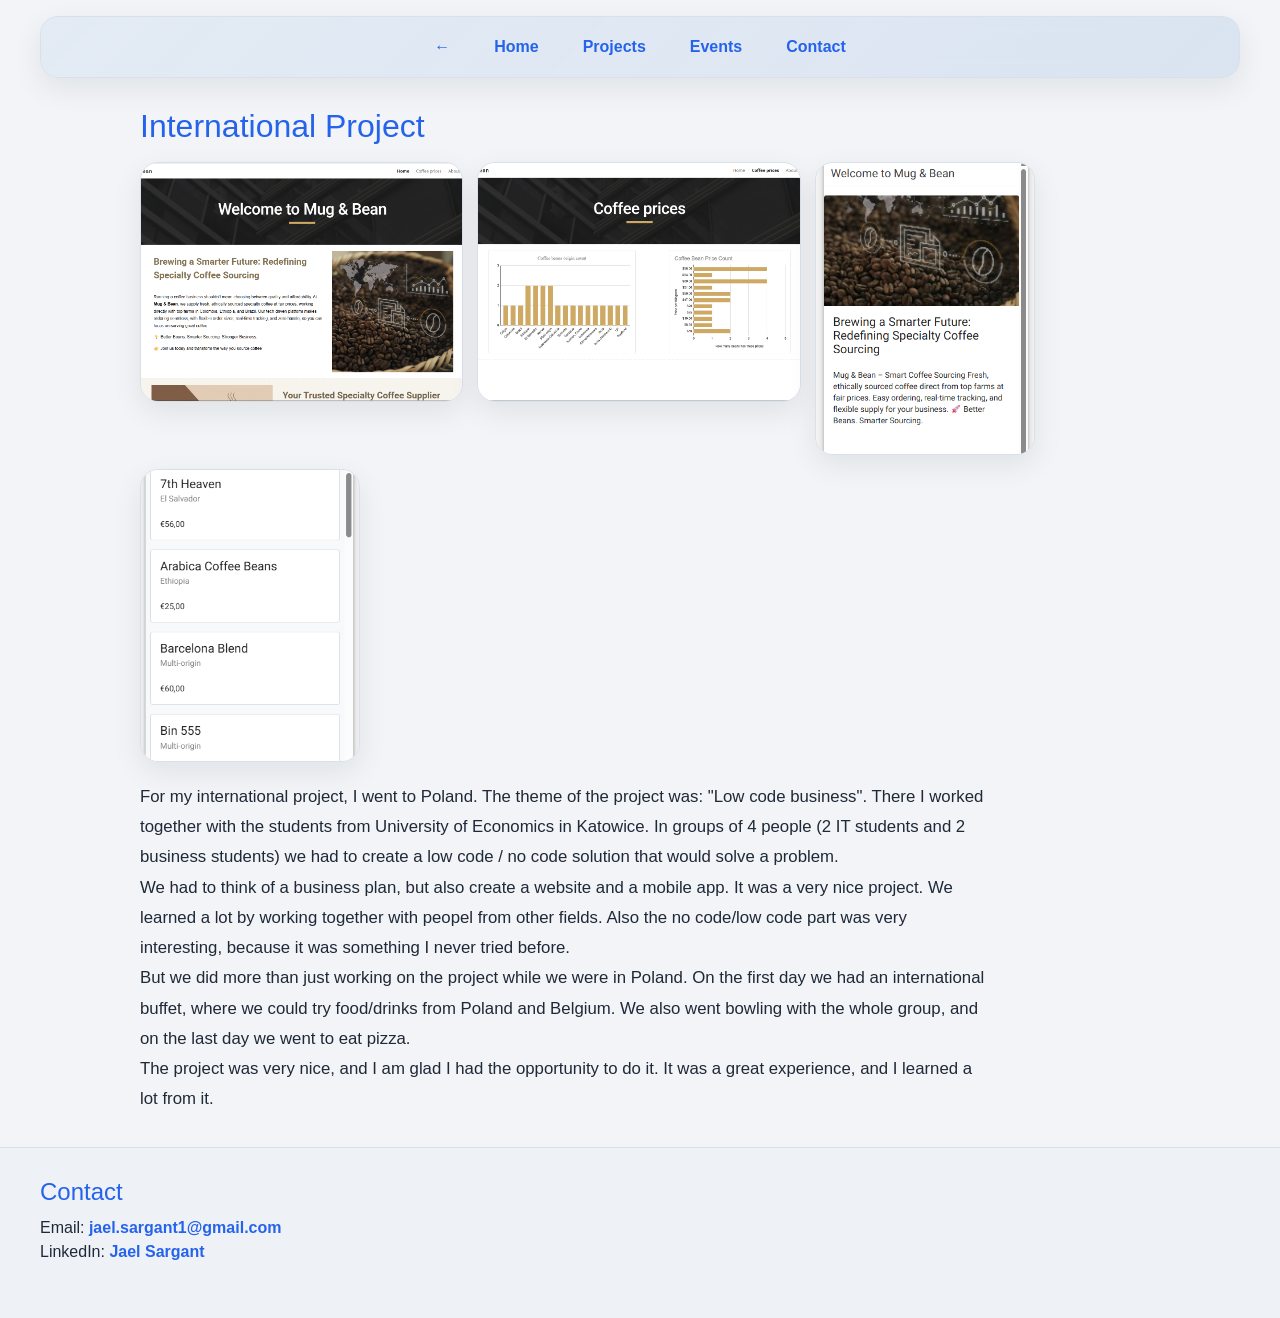
<file: projects/international.html>
<!DOCTYPE html>
<html lang="en">

<head>
    <meta charset="UTF-8" />
    <meta name="viewport" content="width=device-width, initial-scale=1.0" />
    <title>International Project</title>

    <link rel="stylesheet" href="../assets/css/reset.css" />
    <link rel="stylesheet" href="../assets/css/styles.css" />
    <link rel="stylesheet" href="../assets/css/detail.css" />
</head>

<body>
    <header class="topbar">
        <nav class="navbar">
            <a href="../index.html">←</a>
            <a href="../index.html#home">Home</a>
            <a href="../index.html#projects">Projects</a>
            <a href="../index.html#events">Events</a>
            <a href="../index.html#contact">Contact</a>
        </nav>
    </header>

    <main class="section">
        <div class="section-inner detail-page">
            <h1>International Project</h1>

            <div class="detail-gallery">
                <img class="landscape" src="../assets/images/ip-web-home.png" alt="International Project website home" />
                <img class="landscape" src="../assets/images/ip-web-price.png" alt="International Project website price" />
                <img class="portrait" src="../assets/images/ip-phone-home.png" alt="International Project mobile app home" />
                <img class="portrait" src="../assets/images/ip-phone-price.png" alt="International Project mobile app price" />
            </div>

            <div class="detail-description">
                <p>
                    For my international project, I went to Poland. The theme of the project was: "Low code business".
                    There I worked together with the students from University of Economics in Katowice.
                    In groups of 4 people (2 IT students and 2 business students) we had to create a low code / no code solution that would solve a problem.
                </p>
                <p>
                    We had to think of a business plan, but also create a website and a mobile app.
                    It was a very nice project. We learned a lot by working together with peopel from other fields.
                    Also the no code/low code part was very interesting, because it was something I never tried before.
                </p>
                <p>
                    But we did more than just working on the project while we were in Poland.
                    On the first day we had an international buffet, where we could try food/drinks from Poland and Belgium.
                    We also went bowling with the whole group, and on the last day we went to eat pizza.
                </p>
                <p>
                    The project was very nice, and I am glad I had the opportunity to do it.
                    It was a great experience, and I learned a lot from it.
                </p>
            </div>
        </div>
    </main>

    <footer id="contact" class="footer">
        <div class="section-inner footer-inner">
            <h2>Contact</h2>
            <p>Email: <a href="mailto:jael.sargant1@gmail.com">jael.sargant1@gmail.com</a></p>
            <p>LinkedIn: <a href="https://www.linkedin.com/in/jael-sargant-482727398" target="_blank"
                    rel="noopener noreferrer">Jael Sargant</a></p>
        </div>
    </footer>
</body>

</html>
</file>
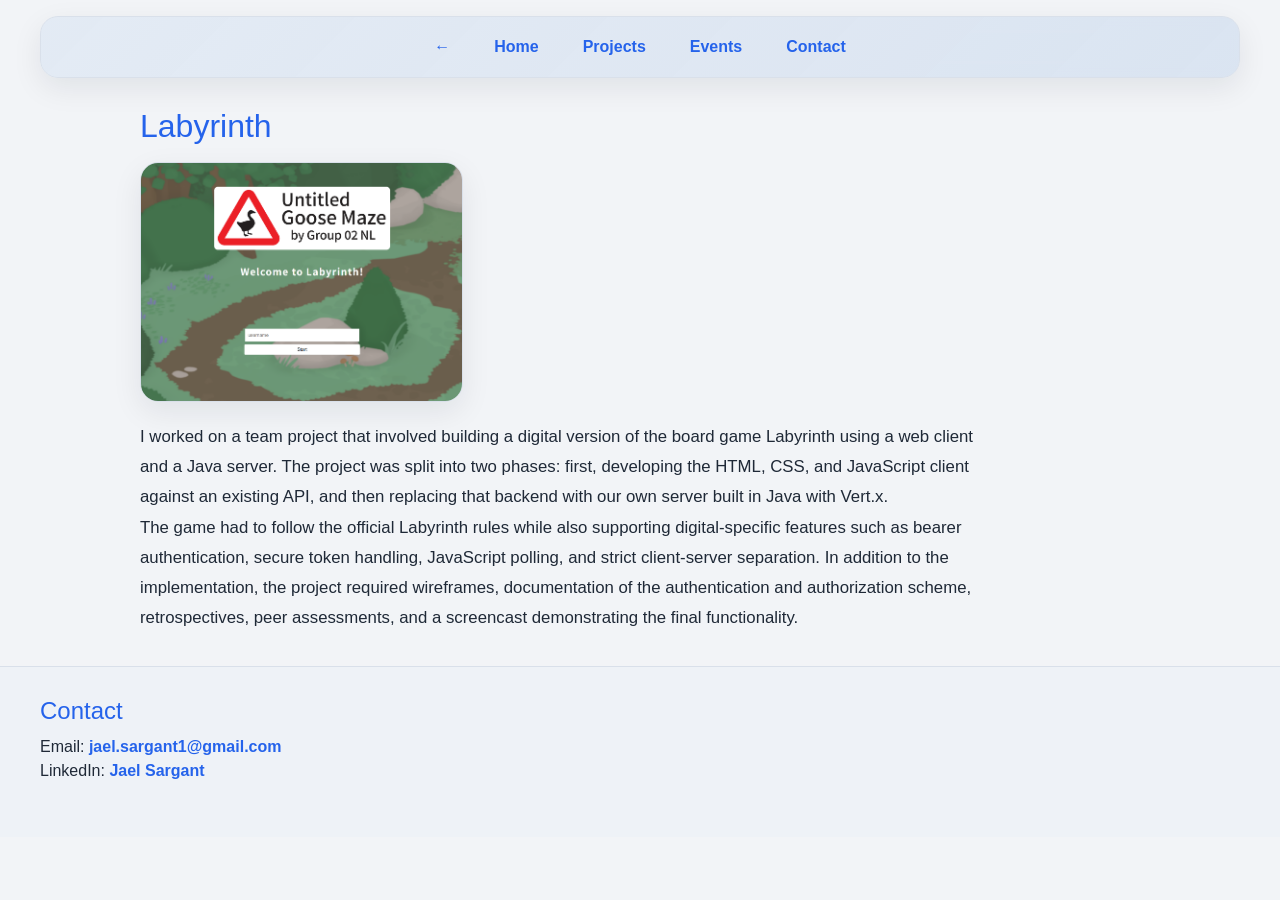
<file: projects/labyrinth.html>
<!DOCTYPE html>
<html lang="en">
<head>
  <meta charset="UTF-8" />
  <meta name="viewport" content="width=device-width, initial-scale=1.0" />
  <title>Labyrinth</title>

  <link rel="stylesheet" href="../assets/css/reset.css" />
  <link rel="stylesheet" href="../assets/css/styles.css" />
  <link rel="stylesheet" href="../assets/css/detail.css" />
</head>
<body>
  <header class="topbar">
    <nav class="navbar">
      <a href="../index.html">←</a>
      <a href="../index.html#home">Home</a>
      <a href="../index.html#projects">Projects</a>
      <a href="../index.html#events">Events</a>
      <a href="../index.html#contact">Contact</a>
    </nav>
  </header>

  <main class="section">
    <div class="section-inner detail-page">
      <h1>Labyrinth</h1>

      <div class="detail-gallery">
        <img class="landscape" src="../assets/images/labyrinth-home.png" alt="Labyrinth" />
      </div>

      <div class="detail-description">
            <p>
                I worked on a team project that involved building a digital version of the board game Labyrinth using a web client and a Java server.
                The project was split into two phases: first, developing the HTML, CSS, and JavaScript client against an existing API, and then replacing that backend with our own server built in Java with Vert.x.
            </p>
            <p>
                The game had to follow the official Labyrinth rules while also supporting digital-specific features such as bearer authentication, secure token handling, JavaScript polling, and strict client-server separation.
                In addition to the implementation, the project required wireframes, documentation of the authentication and authorization scheme, retrospectives, peer assessments, and a screencast demonstrating the final functionality.
            </p>
      </div>
    </div>
  </main>

  <footer id="contact" class="footer">
    <div class="section-inner footer-inner">
      <h2>Contact</h2>
      <p>Email: <a href="mailto:jael.sargant1@gmail.com">jael.sargant1@gmail.com</a></p>
      <p>LinkedIn: <a href="https://www.linkedin.com/in/jael-sargant-482727398" target="_blank" rel="noopener noreferrer">Jael Sargant</a></p>
    </div>
  </footer>
</body>
</html>
</file>
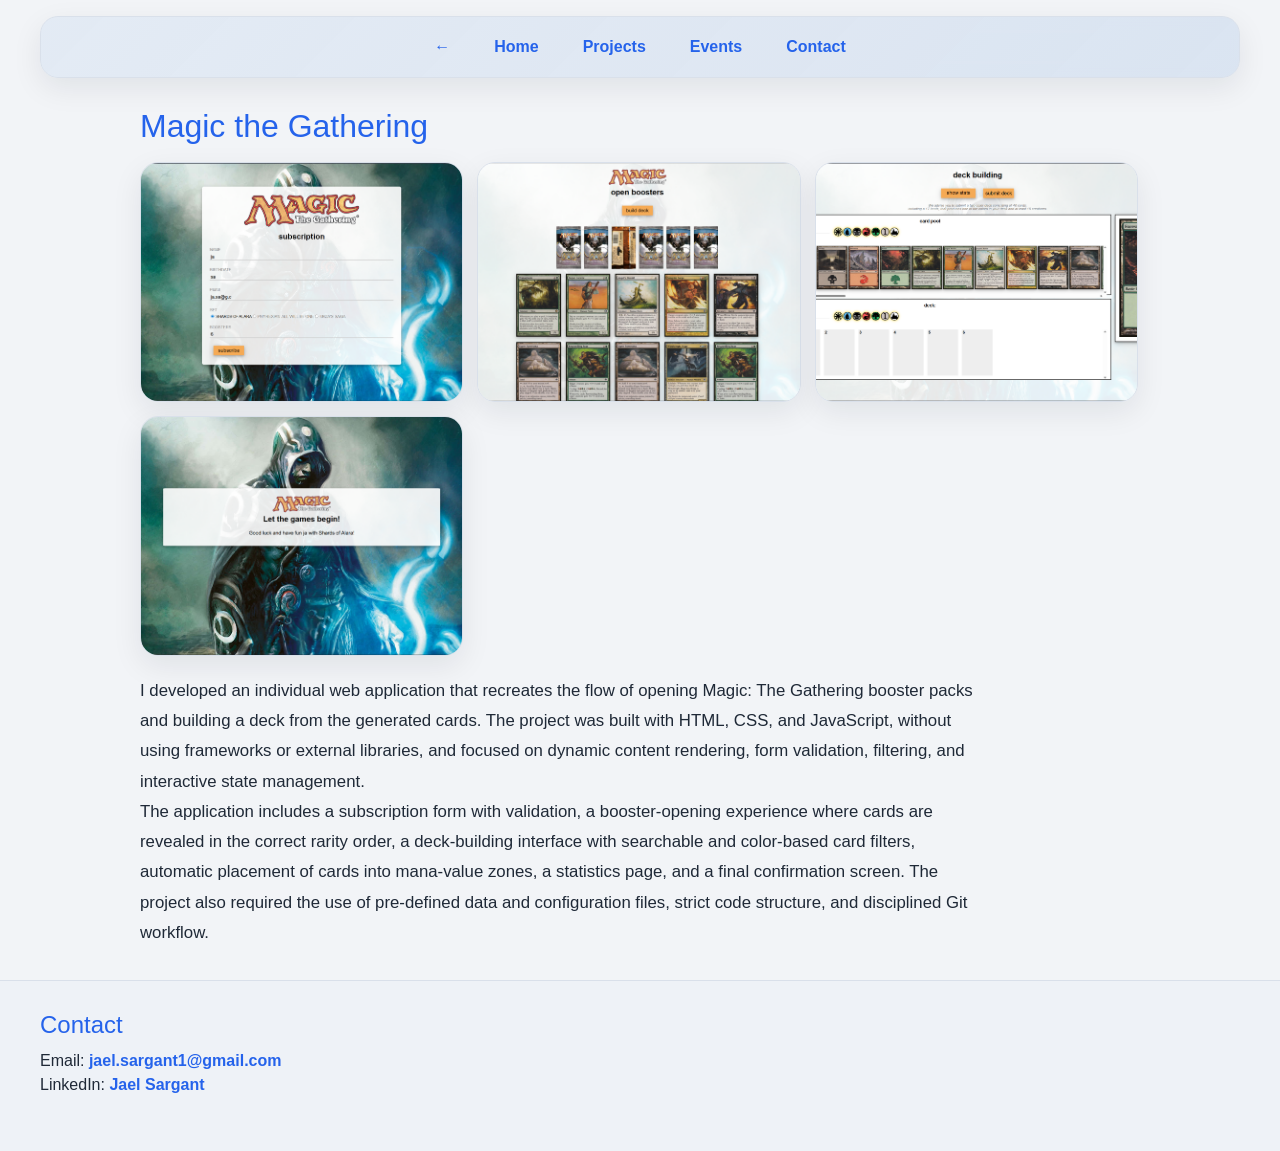
<file: projects/mtg.html>
<!DOCTYPE html>
<html lang="en">

<head>
    <meta charset="UTF-8" />
    <meta name="viewport" content="width=device-width, initial-scale=1.0" />
    <title>Magic the Gathering</title>

    <link rel="stylesheet" href="../assets/css/reset.css" />
    <link rel="stylesheet" href="../assets/css/styles.css" />
    <link rel="stylesheet" href="../assets/css/detail.css" />
</head>

<body>
    <header class="topbar">
        <nav class="navbar">
            <a href="../index.html">←</a>
            <a href="../index.html#home">Home</a>
            <a href="../index.html#projects">Projects</a>
            <a href="../index.html#events">Events</a>
            <a href="../index.html#contact">Contact</a>
        </nav>
    </header>

    <main class="section">
        <div class="section-inner detail-page">
            <h1>Magic the Gathering</h1>

            <div class="detail-gallery">
                <img class="landscape" src="../assets/images/mtg-home.png" alt="Magic the Gathering" />
                <img class="landscape" src="../assets/images/mtg-packs.png" alt="Magic the Gathering Packs" />
                <img class="landscape" src="../assets/images/mtg-deck.png" alt="Magic the Gathering Deck" />
                <img class="landscape" src="../assets/images/mtg-end.png" alt="Magic the Gathering Card" />
            </div>

            <div class="detail-description">
                <p>
                    I developed an individual web application that recreates the flow of opening Magic: The Gathering
                    booster packs and building a deck from the generated cards.
                    The project was built with HTML, CSS, and JavaScript, without using frameworks or external
                    libraries, and focused on dynamic content rendering, form validation, filtering, and interactive
                    state management.
                </p>
                <p>
                    The application includes a subscription form with validation, a booster-opening experience where
                    cards are revealed in the correct rarity order, a deck-building interface with searchable and
                    color-based card filters, automatic placement of cards into mana-value zones, a statistics page, and
                    a final confirmation screen.
                    The project also required the use of pre-defined data and configuration files, strict code
                    structure, and disciplined Git workflow.
                </p>
            </div>
        </div>
    </main>

    <footer id="contact" class="footer">
        <div class="section-inner footer-inner">
            <h2>Contact</h2>
            <p>Email: <a href="mailto:jael.sargant1@gmail.com">jael.sargant1@gmail.com</a></p>
            <p>LinkedIn: <a href="https://www.linkedin.com/in/jael-sargant-482727398" target="_blank"
                    rel="noopener noreferrer">Jael Sargant</a></p>
        </div>
    </footer>
</body>

</html>
</file>
<file: assets/css/styles.css>
:root {
  --bg: #f2f4f7;
  --card: #ffffff;
  --surface: rgba(226, 234, 244, 0.96);
  --blue: #2563eb;
  --blue-dark: #1d4ed8;
  --text: #1f2937;
  --muted: #6b7280;
  --border: #d9e0ea;
  --shadow: 0 0.625rem 1.875rem rgba(15, 23, 42, 0.08);
}

* {
  box-sizing: border-box;
}

html {
  scroll-behavior: smooth;
}

body {
  margin: 0;
  font-family: Arial, Helvetica, sans-serif;
  background: var(--bg);
  color: var(--text);
}

a {
  text-decoration: none;
  color: inherit;
}

.topbar {
  position: sticky;
  top: 1rem;
  z-index: 1000;
  width: min(75rem, calc(100% - 2rem));
  margin: 1rem auto 0;
  padding: 0;
}

.navbar {
  width: 100%;
  background: linear-gradient(135deg, var(--surface), rgba(216, 226, 240, 0.92));
  backdrop-filter: blur(0.625rem);
  border: 0.0625rem solid var(--border);
  border-radius: 1.125rem;
  box-shadow: var(--shadow);
  padding: 0.75rem 1.125rem;
  display: flex;
  justify-content: center;
  gap: 0.75rem;
  flex-wrap: wrap;
  align-items: center;
}

.navbar a {
  color: var(--blue);
  font-weight: 700;
  padding: 0.625rem 1rem;
  border-radius: 9999rem;
  transition: 0.2s ease;
}

.navbar a:hover {
  background: var(--blue);
  color: #fff;
}

.section {
  padding: 2rem 1rem;
  scroll-margin-top: 6.25rem;
}

.section-inner {
  width: min(75rem, 100%);
  margin: 0 auto;
}

h1, h2 {
  color: var(--blue);
  margin-top: 0;
  margin-bottom: 1rem;
}

h1 {
  font-size: 2rem;
}

h2 {
  font-size: 1.5rem;
}

.about-section p {
  line-height: 1.7;
  font-size: 1.05rem;
}

.card-grid {
  display: grid;
  grid-template-columns: repeat(auto-fit, minmax(15rem, 1fr));
  gap: 1.375rem;
  margin-top: 1.25rem;
}

.card {
  background: var(--card);
  border: 0.0625rem solid var(--border);
  border-radius: 1.125rem;
  overflow: hidden;
  box-shadow: var(--shadow);
  transition: transform 0.2s ease, box-shadow 0.2s ease;
  display: block;
}

.card:hover {
  transform: translateY(-0.25rem);
  box-shadow: 0 0.875rem 2.125rem rgba(15, 23, 42, 0.14);
}

.card img {
  width: 100%;
  height: 11.875rem;
  object-fit: cover;
  display: block;
}

.card-body {
  padding: 1rem;
}

.card-body h3 {
  margin: 0 0 0.875rem;
  color: var(--blue);
}

.skills {
  display: flex;
  flex-wrap: wrap;
  gap: 0.5rem;
}

.skills span {
  background: rgba(37, 99, 235, 0.12);
  color: var(--blue-dark);
  border: 0.0625rem solid rgba(37, 99, 235, 0.18);
  padding: 0.4375rem 0.6875rem;
  border-radius: 9999rem;
  font-size: 0.875rem;
  font-weight: 700;
}

.event-type {
  margin: 0;
  color: var(--muted);
  font-size: 0.95rem;
}

.footer {
  padding: 2rem 1rem 3.125rem;
  border-top: 0.0625rem solid var(--border);
  background: #eef2f7;
}

.footer-inner p {
  margin: 0.5rem 0;
}

.footer a {
  color: var(--blue);
  font-weight: 700;
}

@media (max-width: 40rem) {
  .topbar {
    top: 0.625rem;
    width: calc(100% - 1.5rem);
    margin-top: 0.625rem;
  }

  .navbar {
    justify-content: center;
    padding: 0.625rem 0.75rem;
    gap: 0.5rem;
  }

  .navbar a {
    padding: 0.5rem 0.75rem;
    font-size: 0.95rem;
  }

  .card img {
    height: 10.625rem;
  }
}
</file>
<file: assets/css/detail.css>
.detail-page {
  max-width: 1000px;
}

.detail-gallery {
  display: flex;
  flex-wrap: wrap;
  gap: 14px;
  margin: 20px 0;
}

.detail-gallery img {
  object-fit: cover;
  border-radius: 18px;
  border: 1px solid var(--border);
  box-shadow: var(--shadow);
}

/* Horizontal images */
.detail-gallery img.landscape {
  width: calc(33.333% - 10px);
  min-width: 220px;
  height: 240px;
}

/* Vertical images */
.detail-gallery img.portrait {
  width: 220px;
  height: 293px;
}

.detail-info {
  padding: 18px;
  margin: 20px 0;
  display: grid;
  gap: 14px;
}

.detail-item {
  display: flex;
  align-items: center;
  gap: 12px;
  font-size: 1rem;
  color: var(--text);
}

.detail-icon {
  width: 34px;
  height: 34px;
  display: inline-flex;
  align-items: center;
  justify-content: center;
  background: rgba(37, 99, 235, 0.12);
  border-radius: 999px;
  font-size: 1.1rem;
  flex: 0 0 34px;
}

.detail-text {
  color: var(--text);
  font-weight: 600;
}

.detail-description {
  max-width: 850px;
  line-height: 1.8;
  font-size: 1.05rem;
  color: var(--text);
}
</file>
